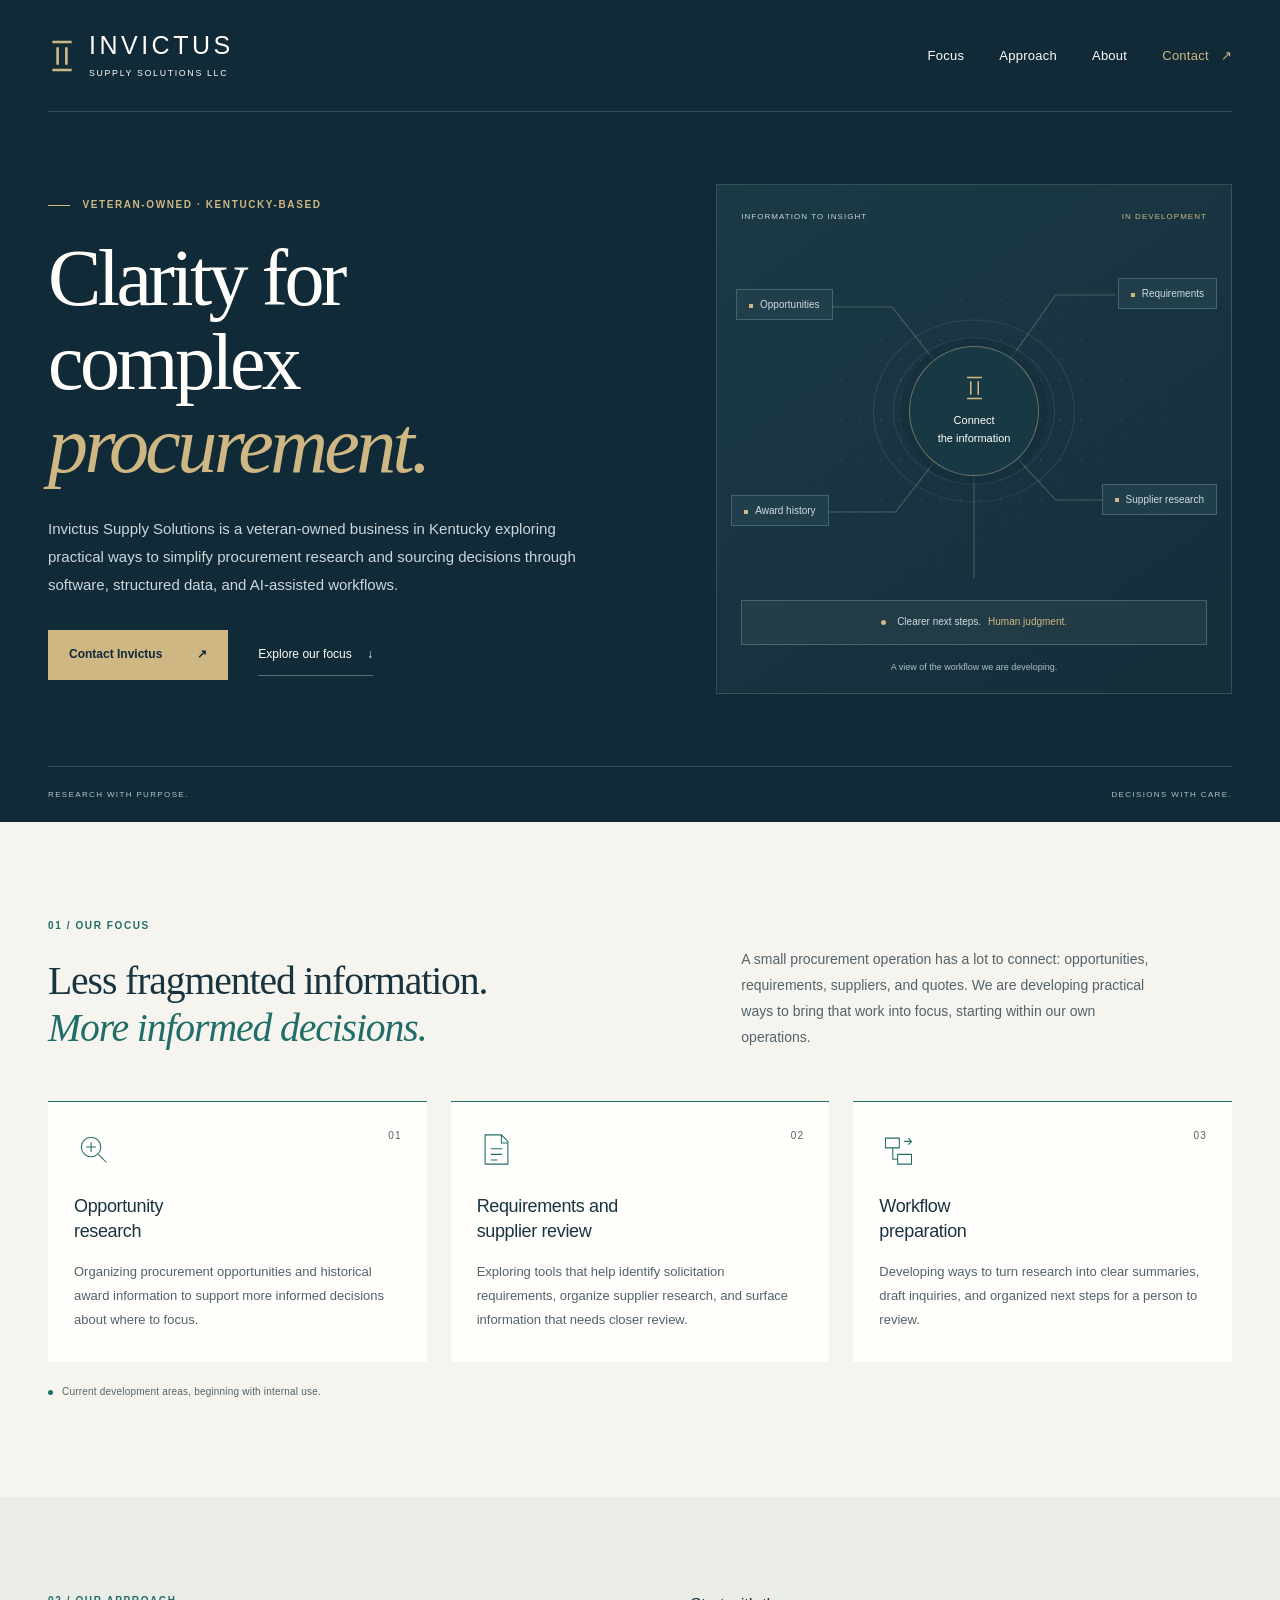
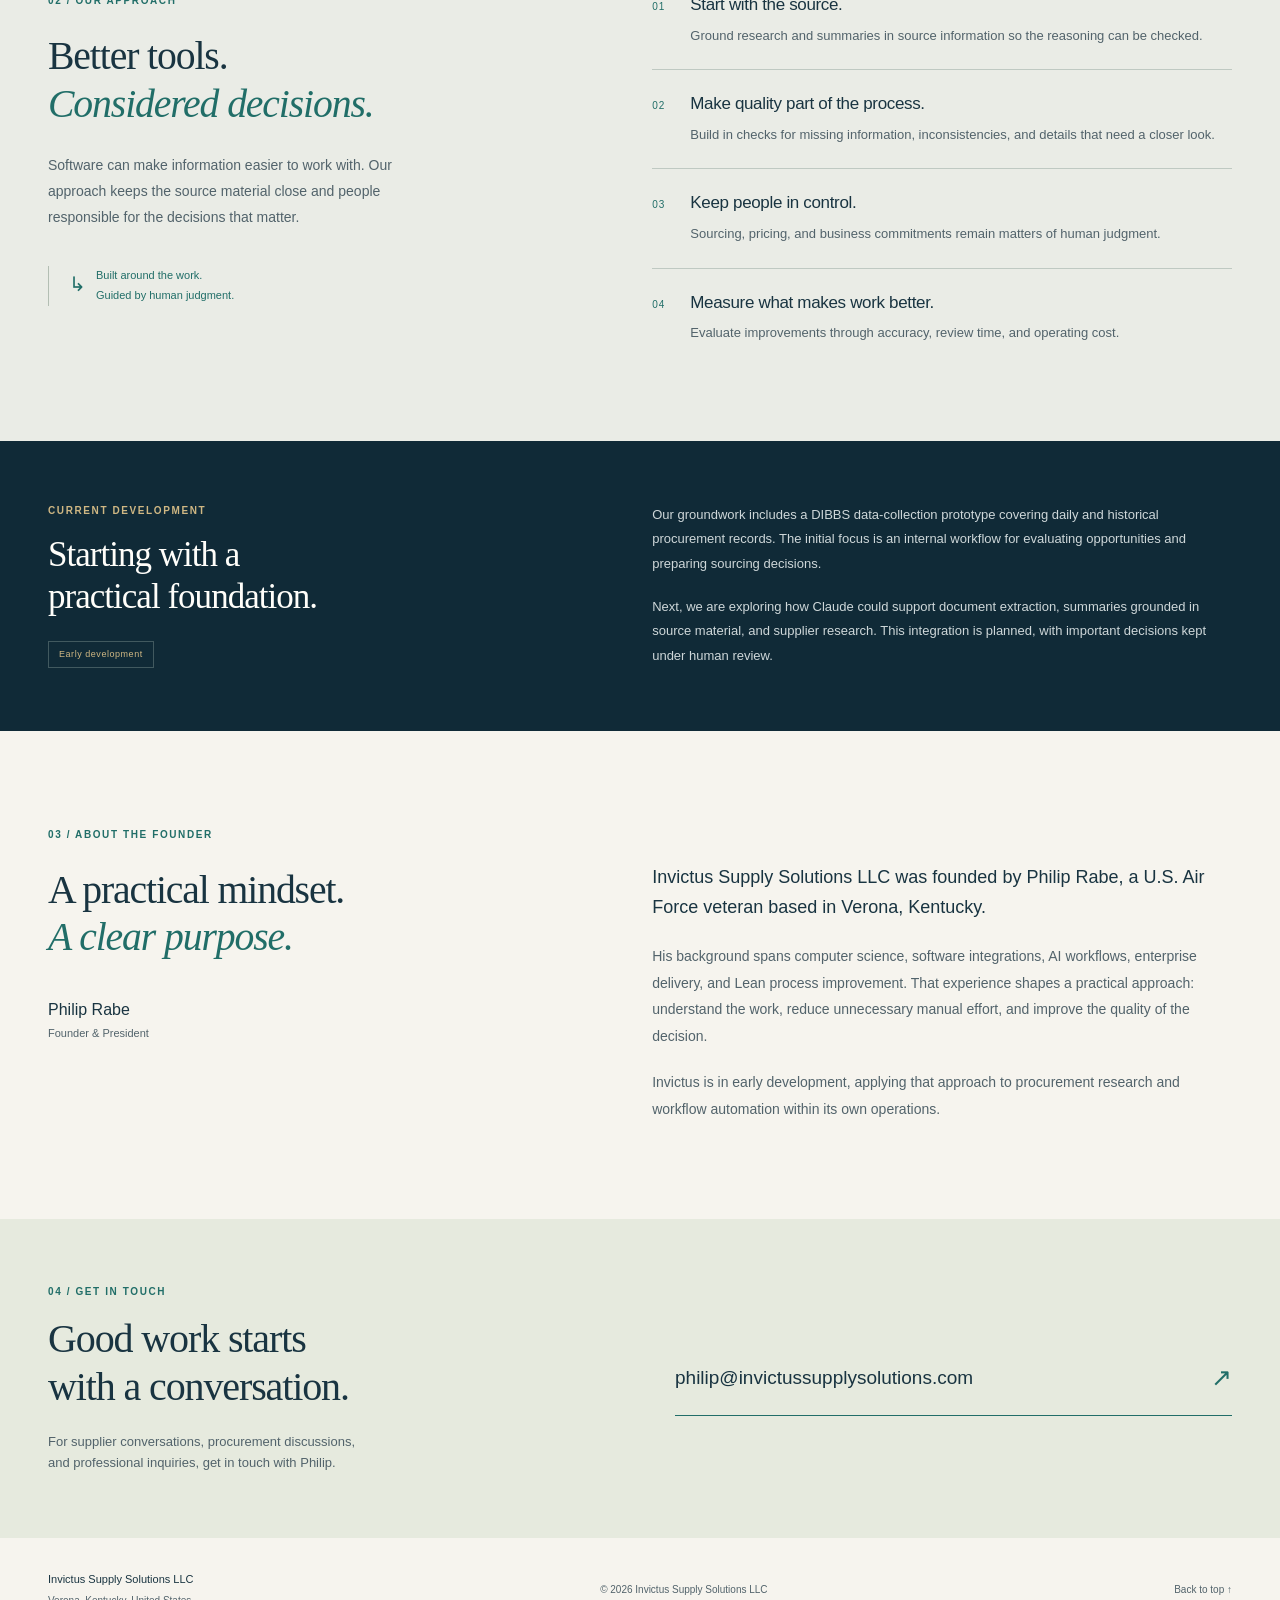
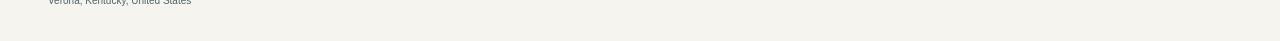
<file: index.html>
<!doctype html>
<html lang="en">
<head>
  <meta charset="utf-8">
  <meta name="viewport" content="width=device-width, initial-scale=1">
  <meta name="theme-color" content="#102a37">
  <title>Invictus Supply Solutions LLC | Clarity for complex procurement</title>
  <meta name="description" content="A veteran-owned business in Verona, Kentucky exploring procurement research, structured data, and AI-assisted workflows with human judgment at the center.">
  <link rel="canonical" href="https://invictussupplysolutions.com/">
  <meta property="og:type" content="website">
  <meta property="og:locale" content="en_US">
  <meta property="og:site_name" content="Invictus Supply Solutions LLC">
  <meta property="og:title" content="Clarity for complex procurement.">
  <meta property="og:description" content="Veteran-owned. Kentucky-based. Exploring practical ways to simplify procurement research and sourcing decisions.">
  <meta property="og:url" content="https://invictussupplysolutions.com/">
  <meta property="og:image" content="https://invictussupplysolutions.com/assets/social-card.png">
  <meta property="og:image:width" content="1200">
  <meta property="og:image:height" content="630">
  <meta property="og:image:alt" content="Invictus Supply Solutions LLC. Clarity for complex procurement. Veteran-owned. Kentucky-based.">
  <meta name="twitter:card" content="summary_large_image">
  <meta name="twitter:title" content="Clarity for complex procurement.">
  <meta name="twitter:description" content="Invictus Supply Solutions LLC is exploring practical procurement research and AI-assisted workflows.">
  <meta name="twitter:image" content="https://invictussupplysolutions.com/assets/social-card.png">
  <link rel="icon" href="assets/favicon.svg" type="image/svg+xml">
  <link rel="stylesheet" href="styles.css">
</head>
<body>
  <a class="skip-link" href="#main">Skip to content</a>
  <header class="site-header">
    <div class="container header-inner">
      <a class="wordmark" href="#main" aria-label="Invictus Supply Solutions LLC home">
        <svg class="brand-mark" viewBox="0 0 32 40" aria-hidden="true"><path d="M5 4h22M5 36h22M11 10v20M21 10v20" fill="none" stroke="currentColor" stroke-width="3"/></svg>
        <span><strong>INVICTUS</strong><small>SUPPLY SOLUTIONS LLC</small></span>
      </a>
      <nav aria-label="Main navigation">
        <a href="#focus">Focus</a>
        <a href="#approach">Approach</a>
        <a href="#about">About</a>
        <a href="#contact">Contact <span aria-hidden="true">↗</span></a>
      </nav>
    </div>
  </header>
  <main id="main">
    <section class="hero" aria-labelledby="hero-title">
      <div class="container hero-grid">
        <div class="hero-copy">
          <p class="eyebrow light"><span class="small-rule"></span> VETERAN-OWNED · KENTUCKY-BASED</p>
          <h1 id="hero-title">Clarity for<br>complex<br><em>procurement.</em></h1>
          <p class="hero-description">Invictus Supply Solutions is a veteran-owned business in Kentucky exploring practical ways to simplify procurement research and sourcing decisions through software, structured data, and AI-assisted workflows.</p>
          <div class="hero-actions">
            <a class="button button-brass" href="mailto:philip@invictussupplysolutions.com">Contact Invictus <span aria-hidden="true">↗</span></a>
            <a class="text-link" href="#focus">Explore our focus <span aria-hidden="true">↓</span></a>
          </div>
        </div>
        <figure class="workflow-figure">
          <div class="figure-top"><span>INFORMATION TO INSIGHT</span><span>IN DEVELOPMENT</span></div>
          <div class="research-map" role="img" aria-label="Intended workflow: connect opportunities, requirements, award history, and supplier research to prepare clearer next steps for human review.">
            <div class="map-grid"></div>
            <svg class="map-lines" viewBox="0 0 440 370" preserveAspectRatio="none"><path d="M68 77H146L220 181M348 65H294L220 181M76 282H149L220 181M364 270H294L220 181M220 181V348"/><circle cx="220" cy="181" r="73"/><circle cx="220" cy="181" r="91"/></svg>
            <span class="source source-one">Opportunities</span>
            <span class="source source-two">Requirements</span>
            <span class="source source-three">Award history</span>
            <span class="source source-four">Supplier research</span>
            <div class="map-center"><svg viewBox="0 0 28 34"><path d="M4 3h20M4 31h20M9 8v18M19 8v18"/></svg><span>Connect<br>the information</span></div>
          </div>
          <div class="review-step"><span class="step-dot" aria-hidden="true"></span><span>Clearer next steps.</span><strong>Human judgment.</strong></div>
          <figcaption>A view of the workflow we are developing.</figcaption>
        </figure>
      </div>
      <div class="container hero-foot"><span>RESEARCH WITH PURPOSE.</span><span>DECISIONS WITH CARE.</span></div>
    </section>

    <section class="focus-section section-space" id="focus" aria-labelledby="focus-title">
      <div class="container">
        <div class="section-heading">
          <div><p class="eyebrow">01 / OUR FOCUS</p><h2 id="focus-title">Less fragmented information.<br><em>More informed decisions.</em></h2></div>
          <p>A small procurement operation has a lot to connect: opportunities, requirements, suppliers, and quotes. We are developing practical ways to bring that work into focus, starting within our own operations.</p>
        </div>
        <div class="focus-grid">
          <article class="focus-card"><span class="card-number">01</span><svg class="card-icon" viewBox="0 0 48 48" aria-hidden="true"><circle cx="21" cy="21" r="12"/><path d="m30 30 10 10M15 21h12M21 15v12"/></svg><h3>Opportunity<br> research</h3><p>Organizing procurement opportunities and historical award information to support more informed decisions about where to focus.</p></article>
          <article class="focus-card"><span class="card-number">02</span><svg class="card-icon" viewBox="0 0 48 48" aria-hidden="true"><path d="M10 6h20l8 8v28H10ZM30 6v10h8M17 23h14M17 30h14M17 37h8"/></svg><h3>Requirements and<br> supplier review</h3><p>Exploring tools that help identify solicitation requirements, organize supplier research, and surface information that needs closer review.</p></article>
          <article class="focus-card"><span class="card-number">03</span><svg class="card-icon" viewBox="0 0 48 48" aria-hidden="true"><path d="M8 10h17v12H8ZM23 30h17v12H23ZM17 22v14h6M31 14h9m-4-4 4 4-4 4"/></svg><h3>Workflow<br> preparation</h3><p>Developing ways to turn research into clear summaries, draft inquiries, and organized next steps for a person to review.</p></article>
        </div>
        <p class="development-note"><span aria-hidden="true"></span>Current development areas, beginning with internal use.</p>
      </div>
    </section>

    <section class="approach-section section-space" id="approach" aria-labelledby="approach-title">
      <div class="container approach-grid">
        <div class="approach-intro"><p class="eyebrow">02 / OUR APPROACH</p><h2 id="approach-title">Better tools.<br><em>Considered decisions.</em></h2><p>Software can make information easier to work with. Our approach keeps the source material close and people responsible for the decisions that matter.</p><div class="approach-caption"><span aria-hidden="true">↳</span> Built around the work.<br> Guided by human judgment.</div></div>
        <ol class="principles">
          <li><span>01</span><div><h3>Start with the source.</h3><p>Ground research and summaries in source information so the reasoning can be checked.</p></div></li>
          <li><span>02</span><div><h3>Make quality part of the process.</h3><p>Build in checks for missing information, inconsistencies, and details that need a closer look.</p></div></li>
          <li><span>03</span><div><h3>Keep people in control.</h3><p>Sourcing, pricing, and business commitments remain matters of human judgment.</p></div></li>
          <li><span>04</span><div><h3>Measure what makes work better.</h3><p>Evaluate improvements through accuracy, review time, and operating cost.</p></div></li>
        </ol>
      </div>
    </section>

    <section class="development-section" aria-labelledby="development-title">
      <div class="container development-inner"><div><p class="eyebrow light">CURRENT DEVELOPMENT</p><h2 id="development-title">Starting with a<br>practical foundation.</h2><span class="stage-label">Early development</span></div><div class="development-copy"><p>Our groundwork includes a DIBBS data-collection prototype covering daily and historical procurement records. The initial focus is an internal workflow for evaluating opportunities and preparing sourcing decisions.</p><p>Next, we are exploring how Claude could support document extraction, summaries grounded in source material, and supplier research. This integration is planned, with important decisions kept under human review.</p></div></div>
    </section>

    <section class="about-section section-space" id="about" aria-labelledby="about-title">
      <div class="container about-grid"><div><p class="eyebrow">03 / ABOUT THE FOUNDER</p><h2 id="about-title">A practical mindset.<br><em>A clear purpose.</em></h2><div class="founder-signature"><strong>Philip Rabe</strong><span>Founder &amp; President</span></div></div><div class="about-copy"><p class="intro-text">Invictus Supply Solutions LLC was founded by Philip Rabe, a U.S. Air Force veteran based in Verona, Kentucky.</p><p>His background spans computer science, software integrations, AI workflows, enterprise delivery, and Lean process improvement. That experience shapes a practical approach: understand the work, reduce unnecessary manual effort, and improve the quality of the decision.</p><p>Invictus is in early development, applying that approach to procurement research and workflow automation within its own operations.</p></div></div>
    </section>

    <section class="contact-section" id="contact" aria-labelledby="contact-title"><div class="container contact-inner"><div><p class="eyebrow">04 / GET IN TOUCH</p><h2 id="contact-title">Good work starts<br>with a conversation.</h2><p>For supplier conversations, procurement discussions,<br class="desktop-break"> and professional inquiries, get in touch with Philip.</p></div><a class="contact-email" href="mailto:philip@invictussupplysolutions.com"><span>philip@invictussupplysolutions.com</span><span aria-hidden="true">↗</span></a></div></section>
  </main>
  <footer class="site-footer"><div class="container footer-inner"><div><strong>Invictus Supply Solutions LLC</strong><span>Verona, Kentucky, United States</span></div><p>© 2026 Invictus Supply Solutions LLC</p><a href="#main">Back to top <span aria-hidden="true">↑</span></a></div></footer>
</body>
</html>
</file>
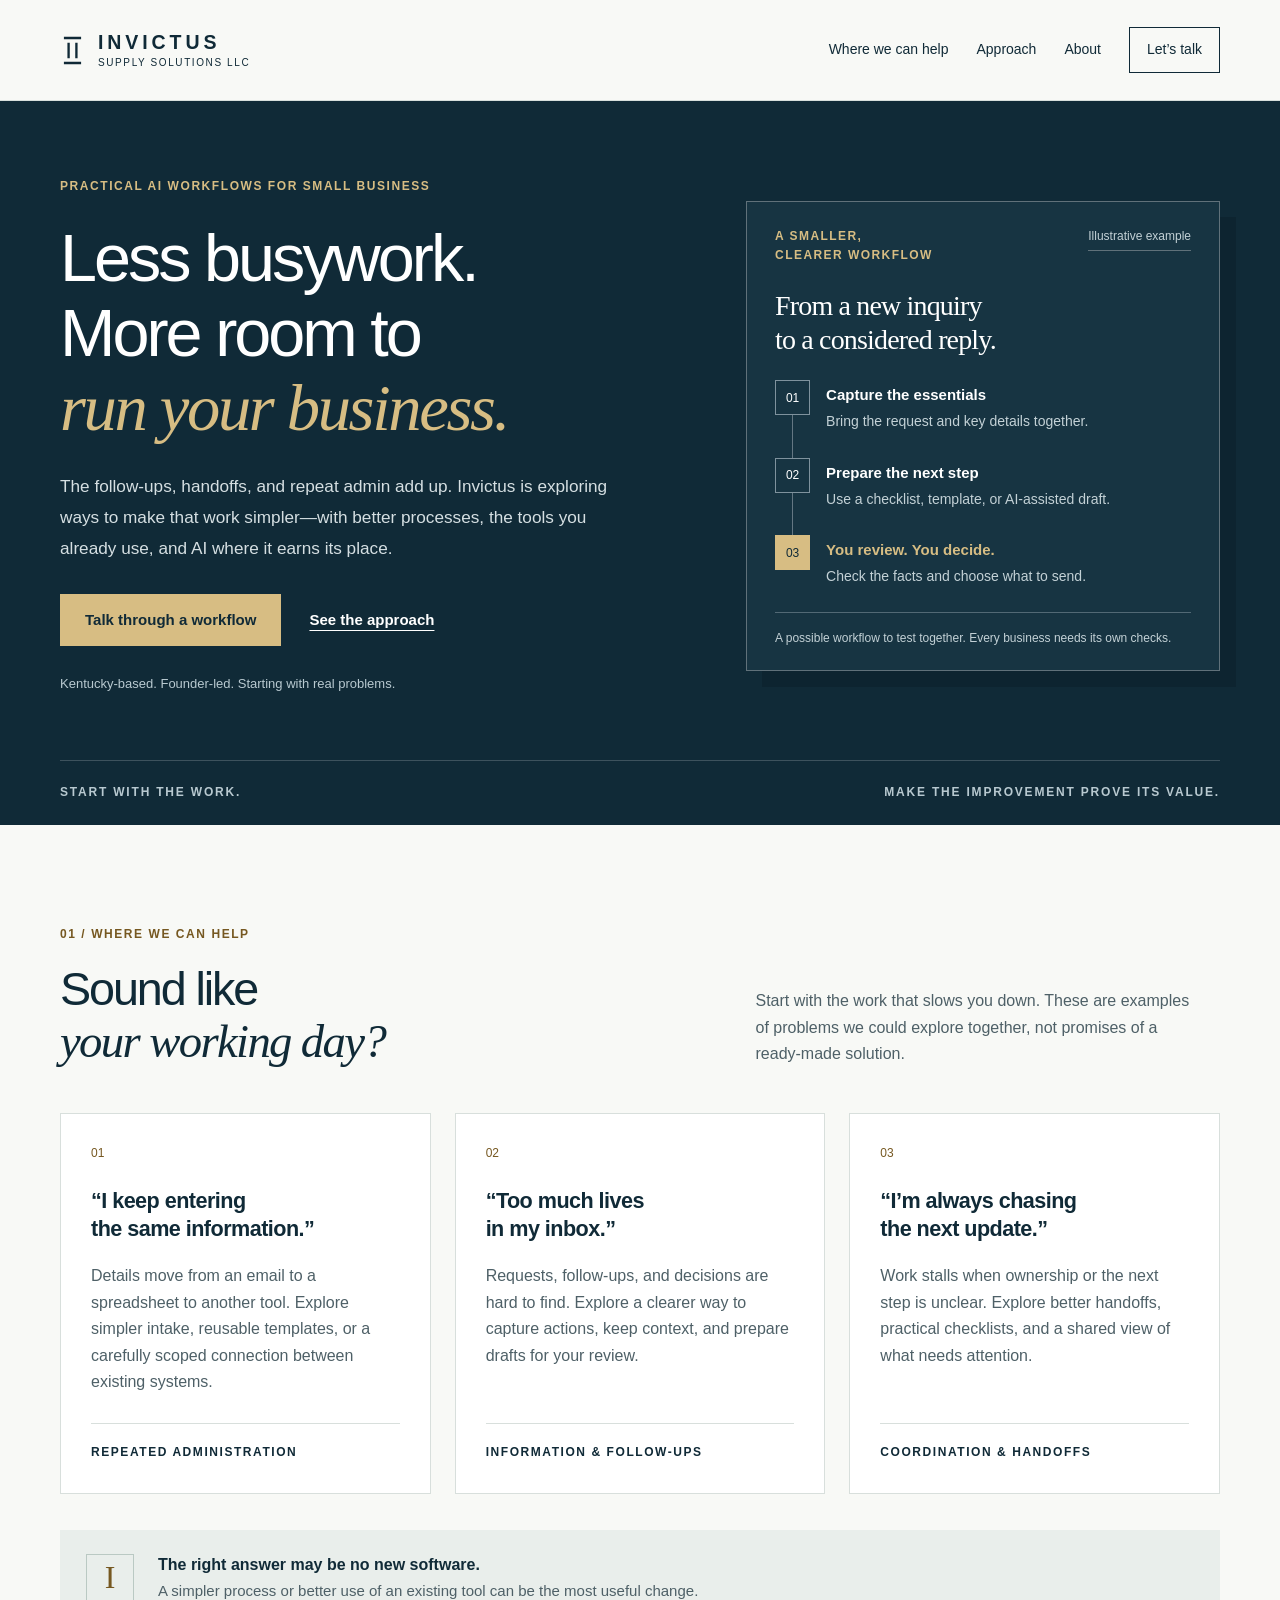
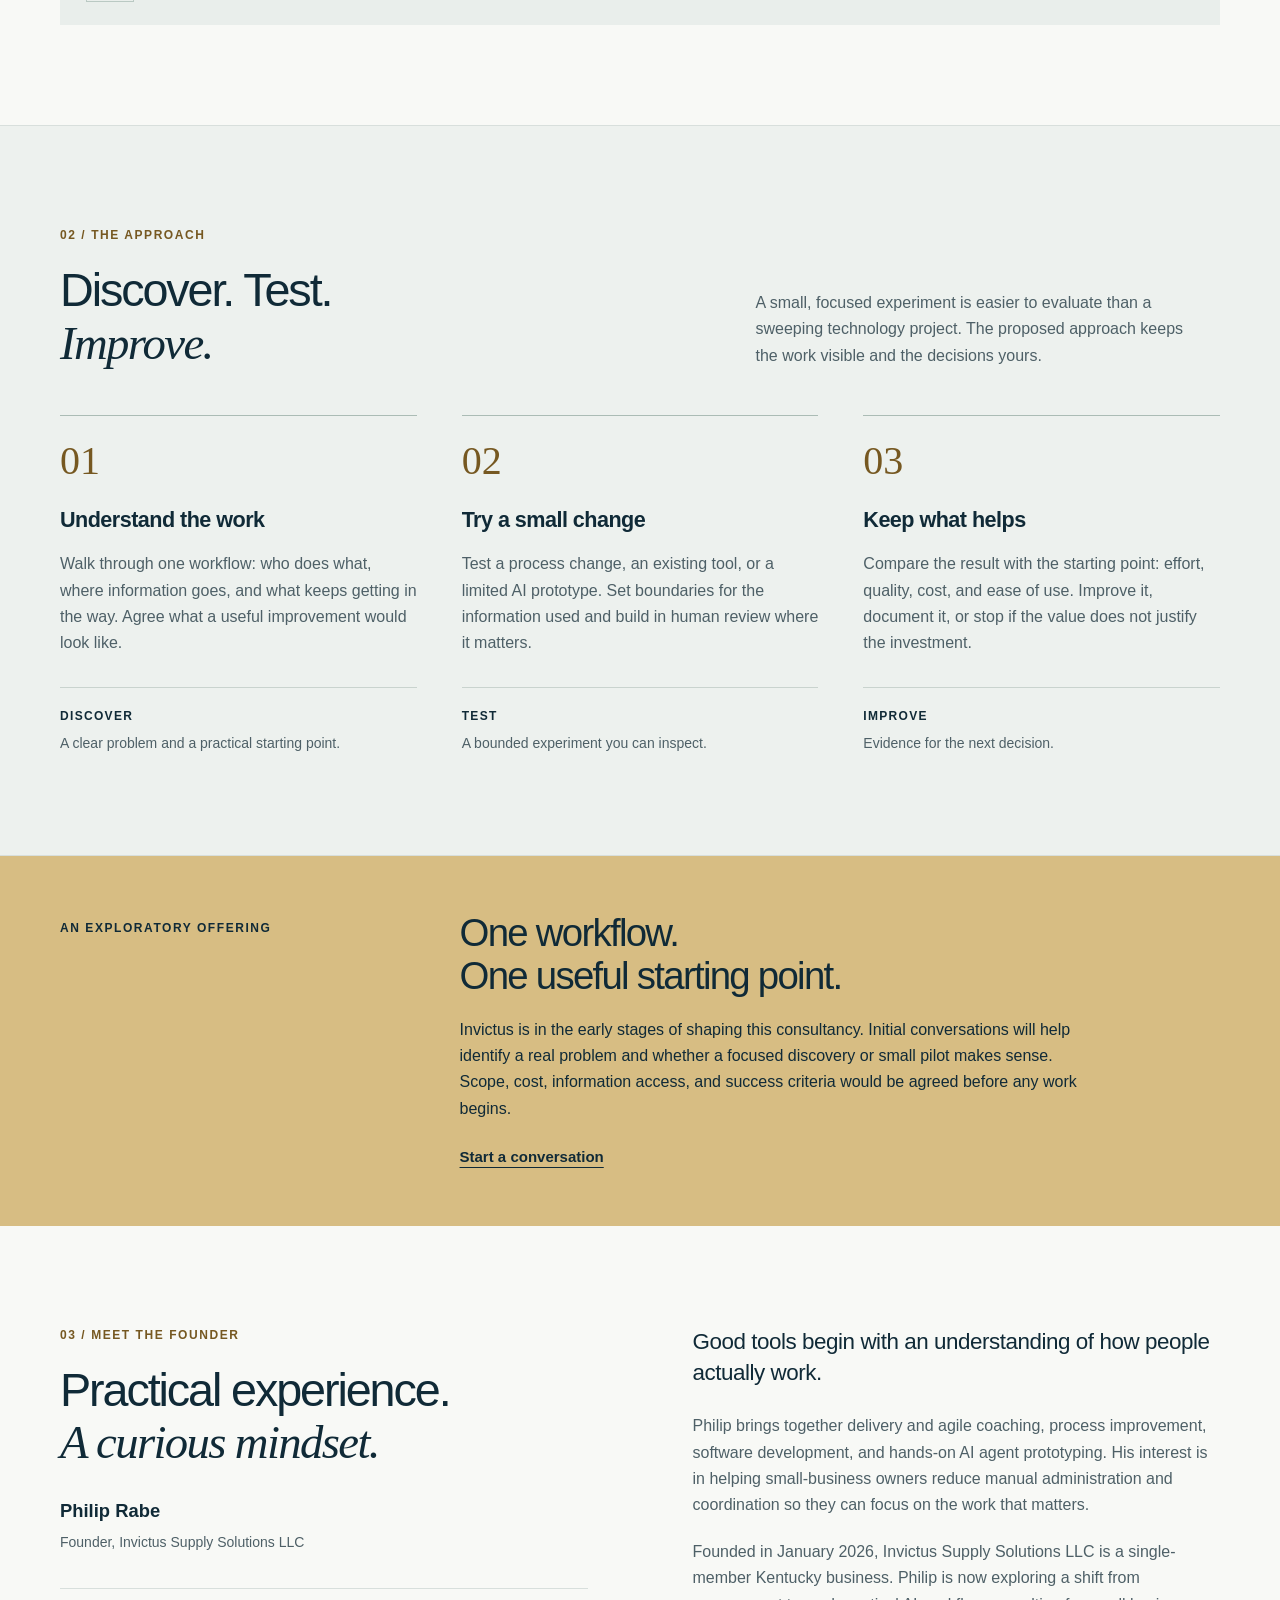
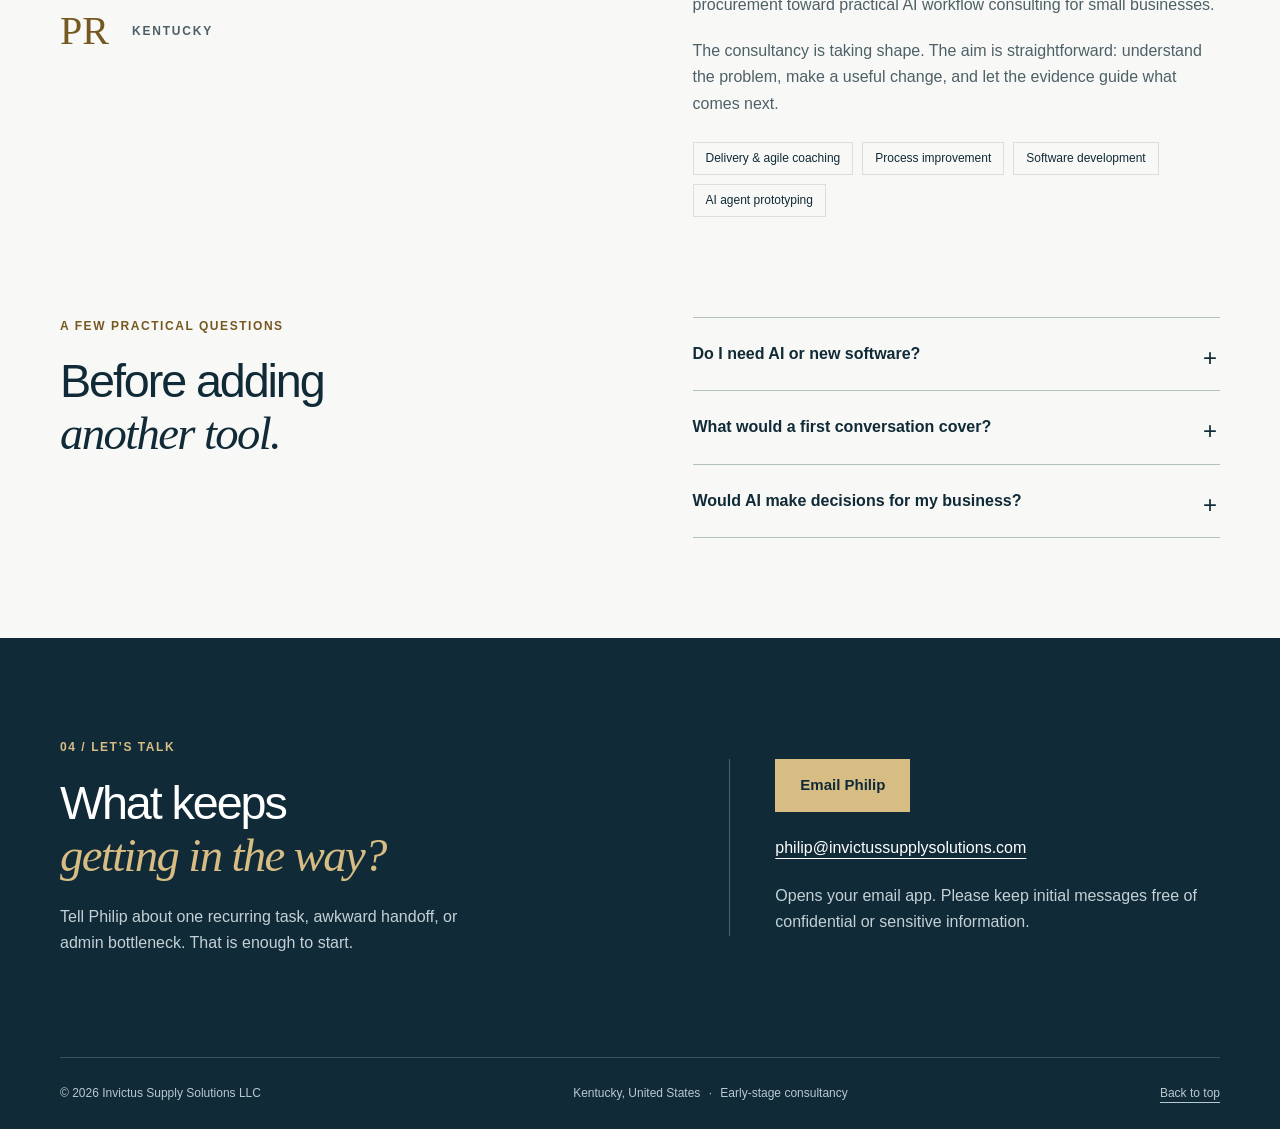
<file: innovation/index.html>
<!doctype html>
<html lang="en">
<head>
  <meta charset="utf-8">
  <meta name="viewport" content="width=device-width, initial-scale=1">
  <meta name="color-scheme" content="light">
  <title>Invictus Supply Solutions LLC | Practical AI workflow consulting</title>
  <meta name="description" content="Invictus is exploring practical AI workflow consulting for small businesses. Start with the work, test a small improvement, and invest only when it proves useful.">
  <meta name="theme-color" content="#102a37">
  <link rel="canonical" href="https://innovation.invictussupplysolutions.com/">
  <meta property="og:type" content="website">
  <meta property="og:site_name" content="Invictus Supply Solutions LLC">
  <meta property="og:title" content="Less busywork. More room to run your business.">
  <meta property="og:description" content="Exploring practical AI workflow consulting for small businesses. Better processes, useful tools, and improvements that earn their place.">
  <meta property="og:url" content="https://innovation.invictussupplysolutions.com/">
  <meta name="twitter:card" content="summary">
  <link rel="icon" href="assets/favicon.svg" type="image/svg+xml">
  <link rel="stylesheet" href="styles.css">
</head>
<body>
  <a class="skip-link" href="#main">Skip to content</a>
  <header class="site-header">
    <div class="container header-inner">
      <a class="wordmark" href="#main" aria-label="Invictus Supply Solutions LLC home">
        <svg viewBox="0 0 32 40" aria-hidden="true"><path d="M5 4h22M5 36h22M11 10v20M21 10v20"/></svg>
        <span><strong>INVICTUS</strong><small>SUPPLY SOLUTIONS LLC</small></span>
      </a>
      <nav aria-label="Main navigation">
        <a href="#focus">Where we can help</a>
        <a href="#approach">Approach</a>
        <a href="#about">About</a>
        <a class="nav-contact" href="#contact">Let’s talk</a>
      </nav>
    </div>
  </header>
  <main id="main" tabindex="-1">
    <section class="hero" aria-labelledby="hero-title">
      <div class="container hero-grid">
        <div class="hero-copy">
          <p class="eyebrow">PRACTICAL AI WORKFLOWS FOR SMALL BUSINESS</p>
          <h1 id="hero-title">Less busywork.<br> More room to<br> <em>run your business.</em></h1>
          <p class="hero-description">The follow-ups, handoffs, and repeat admin add up. Invictus is exploring ways to make that work simpler—with better processes, the tools you already use, and AI where it earns its place.</p>
          <div class="hero-actions">
            <a class="button" href="mailto:philip@invictussupplysolutions.com">Talk through a workflow</a>
            <a class="text-link" href="#approach">See the approach</a>
          </div>
          <p class="hero-note">Kentucky-based. Founder-led. Starting with real problems.</p>
        </div>
        <figure class="workflow">
          <div class="workflow-heading"><span class="eyebrow">A SMALLER, CLEARER WORKFLOW</span><span class="example-label">Illustrative example</span></div>
          <h2>From a new inquiry<br> to a considered reply.</h2>
          <ol class="workflow-steps">
            <li><span class="step-icon" aria-hidden="true">01</span><div><strong>Capture the essentials</strong><p>Bring the request and key details together.</p></div></li>
            <li><span class="step-icon" aria-hidden="true">02</span><div><strong>Prepare the next step</strong><p>Use a checklist, template, or AI-assisted draft.</p></div></li>
            <li class="review-step"><span class="step-icon" aria-hidden="true">03</span><div><strong>You review. You decide.</strong><p>Check the facts and choose what to send.</p></div></li>
          </ol>
          <figcaption>A possible workflow to test together. Every business needs its own checks.</figcaption>
        </figure>
      </div>
      <div class="container hero-bottom"><span>START WITH THE WORK.</span><span>MAKE THE IMPROVEMENT PROVE ITS VALUE.</span></div>
    </section>

    <section class="section-space" id="focus" aria-labelledby="focus-title">
      <div class="container">
        <div class="section-heading"><div><p class="eyebrow">01 / WHERE WE CAN HELP</p><h2 id="focus-title">Sound like<br> <em>your working day?</em></h2></div><p>Start with the work that slows you down. These are examples of problems we could explore together, not promises of a ready-made solution.</p></div>
        <div class="problem-grid">
          <article class="problem-card"><span class="card-number">01</span><h3>“I keep entering<br> the same information.”</h3><p>Details move from an email to a spreadsheet to another tool. Explore simpler intake, reusable templates, or a carefully scoped connection between existing systems.</p><div class="card-foot">REPEATED ADMINISTRATION</div></article>
          <article class="problem-card"><span class="card-number">02</span><h3>“Too much lives<br> in my inbox.”</h3><p>Requests, follow-ups, and decisions are hard to find. Explore a clearer way to capture actions, keep context, and prepare drafts for your review.</p><div class="card-foot">INFORMATION & FOLLOW-UPS</div></article>
          <article class="problem-card"><span class="card-number">03</span><h3>“I’m always chasing<br> the next update.”</h3><p>Work stalls when ownership or the next step is unclear. Explore better handoffs, practical checklists, and a shared view of what needs attention.</p><div class="card-foot">COORDINATION & HANDOFFS</div></article>
        </div>
        <div class="principle-strip"><span class="strip-mark" aria-hidden="true">I</span><p><strong>The right answer may be no new software.</strong> A simpler process or better use of an existing tool can be the most useful change.</p></div>
      </div>
    </section>

    <section class="approach section-space" id="approach" aria-labelledby="approach-title">
      <div class="container">
        <div class="section-heading"><div><p class="eyebrow">02 / THE APPROACH</p><h2 id="approach-title">Discover. Test.<br> <em>Improve.</em></h2></div><p>A small, focused experiment is easier to evaluate than a sweeping technology project. The proposed approach keeps the work visible and the decisions yours.</p></div>
        <ol class="approach-grid">
          <li><span class="approach-number">01</span><h3>Understand the work</h3><p>Walk through one workflow: who does what, where information goes, and what keeps getting in the way. Agree what a useful improvement would look like.</p><p class="deliverable"><strong>Discover</strong><span>A clear problem and a practical starting point.</span></p></li>
          <li><span class="approach-number">02</span><h3>Try a small change</h3><p>Test a process change, an existing tool, or a limited AI prototype. Set boundaries for the information used and build in human review where it matters.</p><p class="deliverable"><strong>Test</strong><span>A bounded experiment you can inspect.</span></p></li>
          <li><span class="approach-number">03</span><h3>Keep what helps</h3><p>Compare the result with the starting point: effort, quality, cost, and ease of use. Improve it, document it, or stop if the value does not justify the investment.</p><p class="deliverable"><strong>Improve</strong><span>Evidence for the next decision.</span></p></li>
        </ol>
      </div>
    </section>

    <section class="offering" aria-labelledby="offering-title">
      <div class="container offering-inner"><p class="eyebrow">AN EXPLORATORY OFFERING</p><div><h2 id="offering-title">One workflow.<br> One useful starting point.</h2><p>Invictus is in the early stages of shaping this consultancy. Initial conversations will help identify a real problem and whether a focused discovery or small pilot makes sense. Scope, cost, information access, and success criteria would be agreed before any work begins.</p><a class="text-link" href="#contact">Start a conversation</a></div></div>
    </section>

    <section class="section-space" id="about" aria-labelledby="about-title">
      <div class="container about-grid">
        <div><p class="eyebrow">03 / MEET THE FOUNDER</p><h2 id="about-title">Practical experience.<br> <em>A curious mindset.</em></h2><p class="founder-name">Philip Rabe <span>Founder, Invictus Supply Solutions LLC</span></p><div class="founder-monogram" aria-hidden="true">PR<span>KENTUCKY</span></div></div>
        <div class="about-copy"><p class="lead">Good tools begin with an understanding of how people actually work.</p><p>Philip brings together delivery and agile coaching, process improvement, software development, and hands-on AI agent prototyping. His interest is in helping small-business owners reduce manual administration and coordination so they can focus on the work that matters.</p><p>Founded in January 2026, Invictus Supply Solutions LLC is a single-member Kentucky business. Philip is now exploring a shift from procurement toward practical AI workflow consulting for small businesses.</p><p>The consultancy is taking shape. The aim is straightforward: understand the problem, make a useful change, and let the evidence guide what comes next.</p><div class="background-tags" aria-label="Areas of experience"><span>Delivery & agile coaching</span><span>Process improvement</span><span>Software development</span><span>AI agent prototyping</span></div></div>
      </div>
    </section>

    <section class="questions section-space" aria-labelledby="questions-title">
      <div class="container questions-grid"><div><p class="eyebrow">A FEW PRACTICAL QUESTIONS</p><h2 id="questions-title">Before adding<br> <em>another tool.</em></h2></div><div class="question-list">
        <details><summary>Do I need AI or new software?</summary><p>No. The starting point is the problem. A process change, a checklist, or better use of a tool you already have may be enough. AI is an option to evaluate when it could help.</p></details>
        <details><summary>What would a first conversation cover?</summary><p>One task that takes too much effort: how it works today, where it gets stuck, and what a better outcome would mean. You can describe it without sharing customer records or confidential documents.</p></details>
        <details><summary>Would AI make decisions for my business?</summary><p>The proposed approach keeps you responsible for business decisions. Any pilot would define what a tool can do, what needs a person’s review, and how its output will be checked.</p></details>
      </div></div>
    </section>

    <section class="contact section-space" id="contact" aria-labelledby="contact-title">
      <div class="container contact-grid"><div><p class="eyebrow">04 / LET’S TALK</p><h2 id="contact-title">What keeps<br> <em>getting in the way?</em></h2><p>Tell Philip about one recurring task, awkward handoff, or admin bottleneck. That is enough to start.</p></div><div class="contact-action"><a class="button" href="mailto:philip@invictussupplysolutions.com">Email Philip</a><a class="email-link" href="mailto:philip@invictussupplysolutions.com">philip@invictussupplysolutions.com</a><p>Opens your email app. Please keep initial messages free of confidential or sensitive information.</p></div></div>
    </section>
  </main>
  <footer><div class="container footer-inner"><p>© 2026 Invictus Supply Solutions LLC</p><p>Kentucky, United States <span aria-hidden="true">·</span> Early-stage consultancy</p><a href="#main">Back to top</a></div></footer>
</body>
</html>
</file>
<file: styles.css>
:root {
  --navy:#102a37;
  --navy-light:#193846;
  --paper:#f6f4ee;
  --white:#fffefa;
  --ink:#193441;
  --muted:#52636b;
  --brass:#cfb783;
  --teal:#216e68;
  --line:#d8ddd6;
  --serif:Georgia,'Times New Roman',serif;
  --sans:Arial,Helvetica,sans-serif
}
* {
  box-sizing:border-box
}
html {
  scroll-behavior:smooth;
  scroll-padding-top:24px
}
body {
  margin:0;
  background:var(--paper);
  color:var(--ink);
  font-family:var(--sans);
  font-size:16px;
  line-height:1.65;
  -webkit-font-smoothing:antialiased
}
a {
  color:inherit;
  text-decoration:none
}
a:focus-visible {
  outline:3px solid var(--teal);
  outline-offset:6px;
  border-radius:2px
}
.hero a:focus-visible,.site-header a:focus-visible {
  outline-color:var(--brass)
}
a:hover {
  text-decoration:underline;
  text-underline-offset:5px
}
svg {
  display:block
}
figure,p,h1,h2,h3 {
  margin:0
}
.container {
  width:min(1200px,calc(100% - 96px));
  margin-inline:auto
}
.skip-link {
  position:absolute;
  left:20px;
  top:-100px;
  z-index:10;
  padding:12px 20px;
  background:var(--white);
  color:var(--navy)
}
.skip-link:focus {
  top:15px
}
.site-header {
  background:var(--navy);
  color:var(--white)
}
.header-inner {
  display:flex;
  align-items:center;
  justify-content:space-between;
  min-height:112px;
  border-bottom:1px solid #ffffff26;
  gap:32px
}
.wordmark {
  display:flex;
  align-items:center;
  gap:13px;
  flex-shrink:0
}
.wordmark:hover {
  text-decoration:none
}
.brand-mark {
  width:28px;
  height:38px;
  color:var(--brass)
}
.wordmark strong {
  display:block;
  font-size:25px;
  letter-spacing:.14em;
  line-height:1.15;
  font-weight:500
}
.wordmark small {
  display:block;
  font-size:8.8px;
  letter-spacing:.19em;
  margin-top:6px
}
nav {
  display:flex;
  gap:35px;
  font-size:13px;
  letter-spacing:.02em
}
nav a {
  padding:10px 0
}
nav a:last-child {
  color:var(--brass)
}
nav span {
  margin-left:8px
}
.hero {
  background:var(--navy);
  color:var(--white)
}
.hero-grid {
  display:grid;
  grid-template-columns:1.15fr 1fr;
  gap:75px;
  padding-top:72px;
  padding-bottom:72px;
  align-items:center
}
.eyebrow {
  font-size:10px;
  line-height:1.5;
  font-weight:700;
  letter-spacing:.16em;
  color:var(--teal);
  margin-bottom:25px
}
.eyebrow.light {
  color:var(--brass)
}
.small-rule {
  display:inline-block;
  height:1px;
  width:22px;
  background:var(--brass);
  vertical-align:middle;
  margin-right:8px
}
h1 {
  font-family:var(--serif);
  font-size:clamp(62px,6.25vw,86px);
  line-height:1.04;
  letter-spacing:-.045em;
  font-weight:400
}
h1 em {
  color:var(--brass);
  font-weight:400
}
.hero-description {
  max-width:540px;
  color:#ced7d9;
  font-size:15px;
  line-height:1.85;
  margin-top:28px
}
.hero-actions {
  display:flex;
  gap:30px;
  align-items:center;
  margin-top:32px;
  font-size:12px;
  flex-wrap:wrap
}
.button {
  display:inline-flex;
  align-items:center;
  justify-content:space-between;
  gap:35px;
  padding:15px 21px;
  font-weight:700;
  transition:background .2s,transform .2s
}
.button-brass {
  background:var(--brass);
  color:var(--navy)
}
.button:hover {
  background:#e0cca5;
  text-decoration:none;
  transform:translateY(-2px)
}
.text-link {
  padding:10px 0;
  border-bottom:1px solid #ffffff50
}
.text-link span {
  margin-left:12px
}
.workflow-figure {
  padding:25px 24px 18px;
  border:1px solid #77908c50;
  background:linear-gradient(145deg,#1b3a46,#142e3a);
  position:relative
}
.figure-top {
  display:flex;
  justify-content:space-between;
  gap:12px;
  font-size:8px;
  letter-spacing:.13em;
  color:#c9d5d6
}
.figure-top span:last-child {
  color:var(--brass);
  white-space:nowrap
}
.research-map {
  height:370px;
  position:relative;
  margin:7px -10px 0
}
.map-grid {
  position:absolute;
  inset:0;
  background-image:radial-gradient(#a0b9b52c 1px,transparent 1px);
  background-size:20px 20px;
  mask-image:radial-gradient(ellipse,black,transparent 75%)
}
.map-lines {
  position:absolute;
  width:100%;
  height:100%;
  fill:none;
  stroke:#aabdb44f;
  stroke-width:1
}
.map-lines circle {
  stroke:#aabdb422
}
.source {
  position:absolute;
  font-size:10px;
  color:#d0dbdc;
  background:#203f4b;
  border:1px solid #9db9b84d;
  padding:8px 12px;
  white-space:nowrap;
  line-height:1.3
}
.source:before {
  content:'';
  display:inline-block;
  width:4px;
  height:4px;
  background:var(--brass);
  margin-right:7px;
  vertical-align:middle
}
.source-one {
  top:16%;
  left:1%
}
.source-two {
  top:13%;
  right:0
}
.source-three {
  bottom:20%;
  left:0
}
.source-four {
  bottom:23%;
  right:0
}
.map-center {
  position:absolute;
  left:50%;
  top:49%;
  transform:translate(-50%,-50%);
  width:130px;
  height:130px;
  border-radius:50%;
  border:1px solid #cfb78377;
  background:#183844;
  display:flex;
  flex-direction:column;
  align-items:center;
  justify-content:center;
  gap:11px;
  box-shadow:0 0 0 8px #142e3a88
}
.map-center svg {
  width:21px;
  height:26px;
  fill:none;
  stroke:var(--brass);
  stroke-width:2
}
.map-center span {
  font-size:11px;
  text-align:center;
  line-height:1.6;
  color:var(--white)
}
.review-step {
  display:flex;
  flex-wrap:wrap;
  align-items:center;
  justify-content:center;
  gap:5px 7px;
  background:#b5c8b612;
  border:1px solid #abc0b14d;
  padding:13px 8px;
  font-size:10px;
  color:#d0dbdc
}
.review-step strong {
  font-weight:500;
  color:var(--brass)
}
.step-dot {
  width:5px;
  height:5px;
  background:var(--brass);
  border-radius:50%;
  margin-right:4px
}
figcaption {
  text-align:center;
  font-size:9px;
  color:#aebfc3;
  margin-top:15px
}
.hero-foot {
  display:flex;
  gap:20px;
  justify-content:space-between;
  border-top:1px solid #ffffff26;
  padding-block:21px;
  color:#b3c3c8;
  font-size:8px;
  letter-spacing:.17em
}
.section-space {
  padding-block:96px
}
h2 {
  font-family:var(--serif);
  font-size:clamp(32px,3.1vw,43px);
  line-height:1.2;
  font-weight:400;
  letter-spacing:-.028em
}
h2 em {
  font-weight:400;
  color:var(--teal)
}
.section-heading {
  display:grid;
  grid-template-columns:1.25fr 1fr;
  gap:80px;
  align-items:end
}
.section-heading>p {
  font-size:14px;
  color:var(--muted);
  line-height:1.85;
  max-width:410px;
  padding-bottom:2px
}
.focus-grid {
  display:grid;
  grid-template-columns:repeat(3,1fr);
  gap:24px;
  margin-top:48px
}
.focus-card {
  position:relative;
  border-top:1px solid var(--teal);
  padding:28px 26px 30px;
  background:var(--white)
}
.card-number {
  position:absolute;
  top:26px;
  right:25px;
  font-size:10px;
  color:var(--muted);
  letter-spacing:.12em
}
.card-icon {
  width:39px;
  height:39px;
  stroke:var(--teal);
  stroke-width:1.3;
  fill:none;
  margin-bottom:25px
}
h3 {
  font-size:18px;
  line-height:1.4;
  font-weight:500;
  letter-spacing:-.02em
}
.focus-card p {
  font-size:13px;
  line-height:1.85;
  color:var(--muted);
  margin-top:16px
}
.development-note {
  display:flex;
  align-items:center;
  gap:9px;
  font-size:10px;
  letter-spacing:.02em;
  color:var(--muted);
  margin-top:22px
}
.development-note span {
  width:5px;
  height:5px;
  background:var(--teal);
  border-radius:50%;
  flex-shrink:0
}
.approach-section {
  background:#eaece6
}
.approach-grid {
  display:grid;
  grid-template-columns:1fr 1.15fr;
  gap:100px
}
.approach-intro>p:not(.eyebrow) {
  font-size:14px;
  line-height:1.85;
  color:var(--muted);
  margin-top:25px;
  max-width:360px
}
.approach-caption {
  font-size:11px;
  margin-top:35px;
  border-left:1px solid #b3beb3;
  padding-left:20px;
  color:var(--teal);
  line-height:1.8
}
.approach-caption span {
  float:left;
  margin-right:10px;
  font-size:20px
}
.principles {
  list-style:none;
  margin:0;
  padding:0
}
.principles li {
  display:flex;
  gap:25px;
  border-top:1px solid #bfc9c2;
  padding:22px 0
}
.principles li:first-child {
  padding-top:0;
  border:0
}
.principles li:last-child {
  padding-bottom:0
}
.principles li>span {
  font-size:10px;
  letter-spacing:.1em;
  color:var(--teal);
  padding-top:6px
}
.principles h3 {
  font-size:17px
}
.principles p {
  color:var(--muted);
  font-size:13px;
  line-height:1.8;
  margin-top:7px
}
.development-section {
  background:var(--navy);
  color:var(--white);
  padding-block:62px
}
.development-inner {
  display:grid;
  grid-template-columns:1fr 1.15fr;
  gap:100px;
  align-items:center
}
.development-inner .eyebrow {
  margin-bottom:16px
}
.development-inner h2 {
  font-size:35px
}
.stage-label {
  display:inline-block;
  border:1px solid #859c966b;
  color:var(--brass);
  font-size:9px;
  letter-spacing:.06em;
  padding:5px 10px;
  margin-top:23px
}
.development-copy {
  font-size:13px;
  color:#ced7d9;
  line-height:1.9
}
.development-copy p+p {
  margin-top:18px
}
.about-grid {
  display:grid;
  grid-template-columns:1fr 1.15fr;
  gap:100px
}
.founder-signature {
  display:flex;
  flex-direction:column;
  margin-top:35px;
  font-size:11px;
  color:var(--muted)
}
.founder-signature strong {
  font-size:16px;
  color:var(--ink);
  font-weight:500
}
.about-copy {
  padding-top:35px;
  color:var(--muted);
  font-size:14px;
  line-height:1.9
}
.about-copy .intro-text {
  font-size:18px;
  line-height:1.7;
  color:var(--ink)
}
.about-copy p+p {
  margin-top:20px
}
.contact-section {
  background:#e6eade;
  padding-block:65px
}
.contact-inner {
  display:grid;
  grid-template-columns:1fr 1fr;
  gap:70px;
  align-items:center
}
.contact-inner .eyebrow {
  margin-bottom:16px
}
.contact-inner h2 {
  font-size:40px
}
.contact-inner p:not(.eyebrow) {
  font-size:13px;
  color:var(--muted);
  margin-top:20px
}
.contact-email {
  display:flex;
  gap:20px;
  justify-content:space-between;
  align-items:center;
  border-bottom:1px solid var(--teal);
  padding:16px 0;
  font-size:clamp(14px,1.5vw,19px);
  color:var(--ink)
}
.contact-email span:first-child {
  overflow-wrap:anywhere
}
.contact-email span:last-child {
  font-size:25px;
  color:var(--teal)
}
.site-footer {
  background:var(--paper);
  padding-block:32px;
  font-size:10px;
  color:var(--muted)
}
.footer-inner {
  display:flex;
  align-items:center;
  justify-content:space-between;
  gap:24px
}
.footer-inner>div {
  display:flex;
  flex-direction:column;
  gap:4px
}
.footer-inner strong {
  font-size:11px;
  font-weight:500;
  color:var(--ink)
}
.footer-inner a {
  white-space:nowrap
}
@media(min-width:1500px) {
  .hero-grid {
    padding-block:88px
  }
}
@media(max-width:1050px) {
  .container {
    width:calc(100% - 64px)
  }
  .hero-grid {
    gap:38px
  }
  .hero-actions {
    gap:15px
  }
  .section-heading {
    gap:40px
  }
  .approach-grid,.development-inner,.about-grid {
    gap:60px
  }
  .contact-inner {
    gap:35px
  }
  .focus-card {
    padding-inline:22px
  }
  .source {
    font-size:10px;
    padding:8px
  }
  .research-map {
    height:335px
  }
}
@media(max-width:780px) {
  .container {
    width:calc(100% - 40px)
  }
  .header-inner {
    min-height:100px;
    gap:20px
  }
  .wordmark strong {
    font-size:21px
  }
  .wordmark small {
    font-size:7.5px
  }
  .brand-mark {
    width:24px
  }
  nav {
    gap:20px;
    font-size:12px
  }
  .hero-grid {
    grid-template-columns:1fr;
    gap:45px;
    padding-block:48px
  }
  .hero-copy {
    max-width:590px
  }
  h1 {
    font-size:clamp(61px,10.8vw,80px)
  }
  .hero-description {
    font-size:15px
  }
  .workflow-figure {
    width:min(100%,470px);
    justify-self:center
  }
  .research-map {
    height:345px
  }
  .source {
    font-size:10px
  }
  .hero-foot {
    font-size:7px;
    letter-spacing:.12em
  }
  .section-space {
    padding-block:65px
  }
  .section-heading {
    grid-template-columns:1fr;
    gap:24px
  }
  .section-heading>p {
    max-width:560px
  }
  .focus-grid {
    gap:15px;
    margin-top:32px
  }
  .focus-card {
    padding:22px 17px
  }
  .focus-card h3 {
    font-size:17px
  }
  .focus-card p {
    font-size:12px
  }
  .approach-grid,.about-grid,.development-inner {
    grid-template-columns:1fr;
    gap:38px
  }
  .approach-intro>p:not(.eyebrow) {
    max-width:520px
  }
  .approach-caption {
    display:none
  }
  .principles li:first-child {
    border-top:1px solid #bfc9c2;
    padding-top:22px
  }
  .development-section {
    padding-block:50px
  }
  .development-inner {
    gap:25px
  }
  .development-copy {
    max-width:570px
  }
  .about-copy {
    padding-top:0
  }
  .founder-signature {
    margin-top:22px
  }
  .contact-inner {
    grid-template-columns:1fr;
    gap:20px
  }
  .contact-email {
    max-width:500px;
    font-size:18px
  }
  .footer-inner {
    flex-wrap:wrap
  }
  .footer-inner p {
    order:3;
    flex-basis:100%
  }
}
@media(max-width:540px) {
  .header-inner {
    flex-direction:column;
    align-items:flex-start;
    padding-block:21px 12px;
    gap:16px
  }
  .wordmark strong {
    font-size:23px
  }
  .wordmark small {
    font-size:8px
  }
  nav {
    justify-content:space-between;
    width:100%;
    gap:16px;
    font-size:12px
  }
  nav a {
    padding-block:5px
  }
  .hero-grid {
    padding-top:36px
  }
  .eyebrow {
    font-size:9px;
    margin-bottom:22px;
    letter-spacing:.12em
  }
  h1 {
    font-size:clamp(50px,12vw,64px)
  }
  .hero-description {
    font-size:14px;
    line-height:1.85
  }
  .hero-actions {
    gap:17px;
    font-size:11px
  }
  .button {
    padding:14px 17px;
    gap:20px
  }
  .workflow-figure {
    padding:22px 18px 17px
  }
  .figure-top {
    font-size:8px;
    letter-spacing:.05em
  }
  .research-map {
    height:310px
  }
  .source {
    font-size:10px;
    padding:7px
  }
  .map-center {
    width:110px;
    height:110px
  }
  .map-center span {
    font-size:10px
  }
  .map-lines circle:last-child {
    display:none
  }
  .review-step {
    font-size:9px
  }
  .hero-foot {
    gap:12px;
    font-size:8px;
    letter-spacing:.07em
  }
  .section-space {
    padding-block:54px
  }
  h2 {
    font-size:32px
  }
  .section-heading>p {
    font-size:13px
  }
  .focus-grid {
    grid-template-columns:1fr;
    gap:16px
  }
  .focus-card {
    padding:25px
  }
  .focus-card h3 {
    font-size:20px
  }
  .focus-card h3 br {
    display:none
  }
  .card-icon {
    margin-bottom:20px
  }
  .focus-card p {
    font-size:13px;
    margin-top:12px
  }
  .development-note {
    font-size:9px
  }
  .principles li {
    gap:20px
  }
  .principles h3 {
    font-size:16px
  }
  .development-inner h2 {
    font-size:32px
  }
  .about-copy .intro-text {
    font-size:17px
  }
  .about-copy {
    font-size:13px
  }
  .contact-section {
    padding-block:48px
  }
  .contact-inner h2 {
    font-size:34px
  }
  .contact-email {
    font-size:15px;
    gap:12px
  }
  .desktop-break {
    display:none
  }
  .footer-inner {
    align-items:flex-start;
    gap:22px
  }
  .site-footer {
    font-size:9px
  }
  .footer-inner strong {
    font-size:10px
  }
}
@media(prefers-reduced-motion:reduce) {
  html {
    scroll-behavior:auto
  }
  *,*::before,*::after {
    transition:none!important
  }
}
</file>
<file: innovation/styles.css>
:root {
  --ink: #102a37;
  --muted: #4e6067;
  --paper: #f8f9f6;
  --white: #fff;
  --line: #d8dfdc;
  --gold: #d7bd83;
  --dark-gold: #765821;
  --max: 1160px;
  font-family: -apple-system,BlinkMacSystemFont,"Segoe UI",sans-serif;
  color: var(--ink);
  background: var(--paper);
  font-synthesis: none;
}

* {
  box-sizing: border-box;
}

html {
  scroll-behavior: auto;
  scroll-padding-top: 110px;
}

body {
  margin: 0;
  font-size: 1rem;
  line-height: 1.65;
}

a {
  color: inherit;
  text-decoration-thickness: 1px;
  text-underline-offset: 5px;
}

a:hover {
  text-decoration-thickness: 2px;
}

a:focus-visible,summary:focus-visible {
  outline: 3px solid var(--dark-gold);
  outline-offset: 6px;
}

h1,h2,h3,p,figure {
  margin: 0;
}

h1,h2,h3 {
  line-height: 1.12;
}

h1,h2 {
  font-weight: 500;
  letter-spacing: -.045em;
}

h1 {
  font-size: clamp(2.65rem,5.2vw,4.65rem);
}

h2 {
  font-size: clamp(2.1rem,3.65vw,3.2rem);
}

h3 {
  font-size: 1.35rem;
  font-weight: 600;
  letter-spacing: -.025em;
  line-height: 1.3;
}

em {
  font-family: Georgia,"Times New Roman",serif;
  font-weight: 400;
  letter-spacing: -.035em;
}

.container {
  width: min(var(--max),calc(100% - 64px));
  margin-inline: auto;
}

.section-space {
  padding-block: 100px;
}

.eyebrow {
  font-size: .75rem;
  font-weight: 650;
  letter-spacing: .13em;
  line-height: 1.6;
}

.skip-link {
  position: absolute;
  top: 12px;
  left: 16px;
  transform: translateY(-160%);
  z-index: 10;
  padding: 12px 18px;
  background: var(--white);
}

.skip-link:focus {
  transform: none;
}

.site-header {
  background: var(--paper);
  border-bottom: 1px solid var(--line);
}

.header-inner {
  min-height: 100px;
  display: flex;
  align-items: center;
  justify-content: space-between;
  gap: 24px;
}

.wordmark {
  display: inline-flex;
  align-items: center;
  gap: 13px;
  text-decoration: none;
  flex-shrink: 0;
}

.wordmark svg {
  width: 25px;
  height: 35px;
  fill: none;
  stroke: var(--ink);
  stroke-width: 3;
}

.wordmark strong {
  display: block;
  font-size: 1.22rem;
  letter-spacing: .2em;
  line-height: 1.35;
}

.wordmark small {
  display: block;
  font-size: .625rem;
  letter-spacing: .16em;
  line-height: 1.6;
}

nav {
  display: flex;
  align-items: center;
  gap: 28px;
}

nav a {
  font-size: .875rem;
  text-decoration: none;
  padding-block: 12px;
}

nav a:hover {
  text-decoration: underline;
}

.nav-contact {
  border: 1px solid var(--ink);
  padding: 10px 17px;
}

.hero {
  color: var(--white);
  background: var(--ink);
  padding: 76px 0 0;
}

.hero-grid {
  display: grid;
  grid-template-columns: 1.3fr 1fr;
  gap: 70px;
  align-items: center;
}

.hero .eyebrow {
  color: var(--gold);
  margin-bottom: 25px;
}

.hero h1 em {
  color: var(--gold);
}

.hero-description {
  max-width: 550px;
  font-size: 1.075rem;
  color: #d5dfe2;
  line-height: 1.8;
  margin-top: 25px;
}

.hero-actions {
  display: flex;
  align-items: center;
  gap: 28px;
  flex-wrap: wrap;
  margin-top: 30px;
}

.button {
  background: var(--gold);
  color: var(--ink);
  font-weight: 650;
  font-size: .9375rem;
  min-height: 50px;
  display: inline-flex;
  align-items: center;
  justify-content: center;
  padding: 13px 24px;
  text-decoration: none;
  border: 1px solid transparent;
  transition: background .15s;
}

.button:hover {
  background: #e6ce99;
}

.hero a:focus-visible,.contact a:focus-visible {
  outline-color: var(--gold);
}

.text-link {
  font-size: .9375rem;
  font-weight: 550;
}

.hero-note {
  color: #b8c9d0;
  font-size: .8125rem;
  margin-top: 27px;
}

.hero-bottom {
  display: flex;
  justify-content: space-between;
  gap: 25px;
  border-top: 1px solid #3d525d;
  margin-top: 65px;
  padding-block: 22px;
  color: #b8c9d0;
  font-size: .75rem;
  letter-spacing: .15em;
  font-weight: 600;
}

.workflow {
  border: 1px solid #60717a;
  padding: 25px 28px 22px;
  background: #173442;
  box-shadow: 16px 16px 0 #0d2430;
}

.workflow-heading {
  display: flex;
  justify-content: space-between;
  gap: 15px;
  align-items: flex-start;
}

.workflow .eyebrow {
  font-size: .75rem;
  letter-spacing: .12em;
  max-width: 160px;
  margin: 0;
}

.example-label {
  font-size: .75rem;
  color: #c3d1d6;
  border-bottom: 1px solid #60717a;
  white-space: nowrap;
  padding-bottom: 3px;
}

.workflow h2 {
  font-family: Georgia,"Times New Roman",serif;
  font-size: 1.75rem;
  letter-spacing: -.03em;
  font-weight: 400;
  line-height: 1.2;
  margin: 24px 0;
}

.workflow-steps {
  list-style: none;
  padding: 0;
  margin: 0;
  position: relative;
}

.workflow-steps:before {
  content: "";
  position: absolute;
  top: 20px;
  bottom: 50px;
  left: 17px;
  border-left: 1px solid #647783;
}

.workflow-steps li {
  display: flex;
  gap: 16px;
  position: relative;
  padding-bottom: 25px;
}

.workflow-steps li:last-child {
  padding-bottom: 0;
}

.step-icon {
  border: 1px solid #7f929d;
  background: #173442;
  flex-shrink: 0;
  display: flex;
  align-items: center;
  justify-content: center;
  width: 35px;
  height: 35px;
  font-size: .75rem;
  line-height: 1;
}

.workflow-steps strong {
  font-weight: 550;
  font-size: .9375rem;
  display: block;
  padding-top: 3px;
}

.workflow-steps p {
  font-size: .875rem;
  color: #c3d1d6;
  margin-top: 3px;
  line-height: 1.55;
}

.review-step .step-icon {
  color: var(--ink);
  background: var(--gold);
  border-color: var(--gold);
}

.review-step strong {
  color: var(--gold);
}

figcaption {
  font-size: .75rem;
  color: #c3d1d6;
  border-top: 1px solid #526975;
  margin-top: 24px;
  padding-top: 16px;
  line-height: 1.6;
}

.section-heading {
  display: grid;
  grid-template-columns: 1fr .78fr;
  gap: 100px;
  align-items: end;
  margin-bottom: 46px;
}

.section-heading .eyebrow,.about-grid .eyebrow,.questions .eyebrow {
  color: var(--dark-gold);
  margin-bottom: 19px;
}

.section-heading>p {
  color: var(--muted);
  font-size: 1rem;
  max-width: 450px;
}

.problem-grid {
  display: grid;
  grid-template-columns: repeat(3,1fr);
  gap: 24px;
}

.problem-card {
  background: var(--white);
  border: 1px solid var(--line);
  padding: 30px;
  display: flex;
  flex-direction: column;
}

.card-number {
  font-size: .75rem;
  color: var(--dark-gold);
  margin-bottom: 23px;
}

.problem-card h3 {
  margin-bottom: 20px;
}

.problem-card>p {
  color: var(--muted);
  font-size: 1rem;
  flex-grow: 1;
}

.card-foot {
  margin-top: 28px;
  padding-top: 19px;
  border-top: 1px solid var(--line);
  font-size: .75rem;
  font-weight: 650;
  letter-spacing: .13em;
}

.principle-strip {
  display: flex;
  align-items: center;
  gap: 24px;
  margin-top: 36px;
  padding: 22px 26px;
  background: #e9eeeb;
}

.strip-mark {
  font-family: Georgia,serif;
  font-size: 2rem;
  color: var(--dark-gold);
  border: 1px solid #bac9c3;
  width: 48px;
  height: 48px;
  flex-shrink: 0;
  display: flex;
  align-items: center;
  justify-content: center;
}

.principle-strip p {
  font-size: .9375rem;
  color: var(--muted);
}

.principle-strip strong {
  display: block;
  color: var(--ink);
  font-size: 1rem;
}

.approach {
  background: #edf1ee;
  border-block: 1px solid var(--line);
}

.approach-grid {
  list-style: none;
  padding: 0;
  margin: 0;
  display: grid;
  grid-template-columns: repeat(3,1fr);
  gap: 45px;
}

.approach-grid li {
  border-top: 1px solid #abbcb5;
  padding-top: 25px;
  display: flex;
  flex-direction: column;
}

.approach-number {
  font-family: Georgia,serif;
  font-size: 2.5rem;
  color: var(--dark-gold);
  line-height: 1;
  margin-bottom: 25px;
}

.approach-grid h3 {
  margin-bottom: 17px;
}

.approach-grid li>p {
  font-size: 1rem;
  color: var(--muted);
}

.approach-grid .deliverable {
  border-top: 1px solid #c9d3ce;
  padding-top: 19px;
  margin-top: 30px;
}

.deliverable strong {
  display: block;
  color: var(--ink);
  font-size: .75rem;
  text-transform: uppercase;
  letter-spacing: .11em;
  margin-bottom: 5px;
}

.deliverable span {
  display: block;
  font-size: .875rem;
}

.offering {
  background: var(--gold);
  padding-block: 55px;
}

.offering-inner {
  display: grid;
  grid-template-columns: .65fr 1.5fr;
  gap: 70px;
}

.offering h2 {
  font-size: 2.4rem;
  margin-bottom: 20px;
}

.offering p:not(.eyebrow) {
  max-width: 620px;
  font-size: 1rem;
}

.offering .text-link {
  display: inline-block;
  margin-top: 23px;
}

.offering .eyebrow {
  padding-top: 8px;
  font-size: .75rem;
}

.about-grid {
  display: grid;
  grid-template-columns: 1fr 1fr;
  gap: 105px;
}

.founder-name {
  font-size: 1.15rem;
  font-weight: 600;
  margin-top: 28px;
}

.founder-name span {
  font-size: .875rem;
  color: var(--muted);
  display: block;
  font-weight: 400;
  margin-top: 4px;
}

.founder-monogram {
  margin-top: 34px;
  border-top: 1px solid var(--line);
  padding-top: 22px;
  display: flex;
  align-items: center;
  gap: 23px;
  font-family: Georgia,serif;
  font-size: 2.5rem;
  color: var(--dark-gold);
  line-height: 1;
}

.founder-monogram span {
  font-family: -apple-system,BlinkMacSystemFont,"Segoe UI",sans-serif;
  font-size: .75rem;
  font-weight: 600;
  letter-spacing: .15em;
  color: var(--muted);
}

.about-copy p {
  color: var(--muted);
  margin-bottom: 20px;
  font-size: 1rem;
}

.about-copy .lead {
  font-size: 1.4rem;
  line-height: 1.4;
  color: var(--ink);
  font-weight: 500;
  letter-spacing: -.02em;
  margin-bottom: 25px;
}

.background-tags {
  display: flex;
  flex-wrap: wrap;
  gap: 9px;
  margin-top: 25px;
}

.background-tags span {
  border: 1px solid var(--line);
  padding: 7px 12px;
  font-size: .75rem;
  line-height: 1.4;
}

.questions {
  padding-top: 0;
}

.questions-grid {
  display: grid;
  grid-template-columns: 1fr 1fr;
  gap: 105px;
}

.question-list {
  border-top: 1px solid #b3c2bb;
}

details {
  border-bottom: 1px solid #b3c2bb;
  padding-block: 18px;
}

summary {
  font-size: 1rem;
  font-weight: 600;
  cursor: pointer;
  position: relative;
  list-style: none;
  padding: 5px 32px 5px 0;
}

summary::-webkit-details-marker {
  display: none;
}

summary:after {
  content: "+";
  position: absolute;
  right: 3px;
  top: 2px;
  font-size: 1.5rem;
  font-weight: 400;
}

details[open] summary:after {
  content: "−";
}

details p {
  color: var(--muted);
  font-size: 1rem;
  padding: 16px 32px 5px 0;
}

.contact {
  background: var(--ink);
  color: var(--white);
}

.contact-grid {
  display: grid;
  grid-template-columns: 1.15fr 1fr;
  gap: 105px;
  align-items: center;
}

.contact .eyebrow {
  color: var(--gold);
  margin-bottom: 20px;
}

.contact h2 em {
  color: var(--gold);
}

.contact-grid>div>p:not(.eyebrow) {
  color: #c3d1d6;
  max-width: 440px;
  margin-top: 22px;
  font-size: 1rem;
}

.contact-action {
  border-left: 1px solid #4c646f;
  padding-left: 45px;
}

.email-link {
  display: block;
  font-size: 1rem;
  margin-top: 23px;
  overflow-wrap: anywhere;
}

.contact-grid .contact-action>p {
  font-size: .8125rem;
  max-width: 350px;
  margin-top: 20px;
}

footer {
  background: var(--ink);
  color: #b8c9d0;
}

.footer-inner {
  border-top: 1px solid #3d525d;
  display: flex;
  align-items: center;
  justify-content: space-between;
  gap: 25px;
  padding-block: 26px;
  font-size: .75rem;
}

.footer-inner p span {
  margin-inline: 5px;
}

.footer-inner a {
  white-space: nowrap;
}

@media(min-width:1000px) {
  .approach-grid li>p:not(.deliverable) {
    flex-grow: 1;
  }
}

@media(max-width:1000px) {
  .container {
    width: calc(100% - 48px);
  }
  .hero-grid {
    gap: 40px;
    grid-template-columns: 1.15fr 1fr;
  }
  h1 {
    font-size: 3.4rem;
  }
  .hero-actions {
    gap: 20px;
  }
  .workflow {
    padding: 22px;
  }
  .workflow-heading {
    flex-direction: column;
    gap: 8px;
  }
  .workflow .eyebrow {
    max-width: none;
  }
  .section-heading,.about-grid,.questions-grid,.contact-grid {
    gap: 50px;
  }
  .problem-card {
    padding: 24px;
  }
  .approach-grid {
    gap: 30px;
  }
  .header-inner {
    min-height: 90px;
  }
  nav {
    gap: 18px;
  }
  .offering-inner {
    gap: 40px;
  }
}

@media(max-width:760px) {
  .container {
    width: calc(100% - 40px);
  }
  .section-space {
    padding-block: 66px;
  }
  .header-inner {
    align-items: flex-start;
    flex-direction: column;
    gap: 12px;
    padding-block: 21px;
  }
  .wordmark svg {
    width: 22px;
    height: 31px;
  }
  .wordmark strong {
    font-size: 1.1rem;
  }
  nav {
    width: 100%;
    justify-content: space-between;
    gap: 10px;
    flex-wrap: wrap;
  }
  nav a {
    font-size: .8125rem;
    padding-block: 7px;
  }
  .nav-contact {
    border: 0;
    padding-inline: 0;
    text-decoration: underline;
  }
  .hero {
    padding-top: 50px;
  }
  .hero-grid {
    grid-template-columns: 1fr;
    gap: 45px;
  }
  .hero h1 {
    font-size: clamp(2.5rem,8.2vw,4rem);
  }
  .hero .eyebrow {
    font-size: .75rem;
    letter-spacing: .1em;
    margin-bottom: 20px;
  }
  .hero-description {
    font-size: 1rem;
    max-width: 570px;
    margin-top: 23px;
  }
  .hero-actions {
    gap: 23px;
    margin-top: 25px;
  }
  .hero-note {
    margin-top: 23px;
    font-size: .75rem;
  }
  .workflow {
    box-shadow: 9px 9px 0 #0d2430;
    padding: 24px;
  }
  .workflow-heading {
    flex-direction: row;
    gap: 14px;
  }
  .workflow .eyebrow {
    font-size: .75rem;
    max-width: 160px;
    margin: 0;
  }
  .example-label {
    font-size: .75rem;
  }
  .workflow h2 {
    font-size: 1.75rem;
  }
  .hero-bottom {
    margin-top: 44px;
    font-size: .75rem;
    letter-spacing: .1em;
    padding-block: 21px;
  }
  .hero-bottom span:last-child {
    max-width: 180px;
    text-align: right;
  }
  .section-heading {
    grid-template-columns: 1fr;
    gap: 25px;
    margin-bottom: 32px;
  }
  .section-heading>p {
    max-width: 570px;
  }
  .section-heading .eyebrow,.about-grid .eyebrow,.questions .eyebrow {
    font-size: .75rem;
    margin-bottom: 16px;
  }
  .problem-grid {
    grid-template-columns: 1fr;
    gap: 17px;
  }
  .problem-card {
    padding: 27px;
  }
  .problem-card h3 {
    font-size: 1.35rem;
  }
  .card-number {
    margin-bottom: 18px;
  }
  .card-foot {
    margin-top: 23px;
  }
  .principle-strip {
    padding: 22px;
    gap: 18px;
    align-items: flex-start;
    margin-top: 25px;
  }
  .principle-strip strong {
    line-height: 1.5;
    margin-bottom: 4px;
  }
  .strip-mark {
    width: 35px;
    height: 42px;
  }
  .approach-grid {
    grid-template-columns: 1fr;
    gap: 32px;
  }
  .approach-grid li {
    padding-top: 22px;
  }
  .approach-number {
    font-size: 2rem;
    margin-bottom: 17px;
  }
  .approach-grid .deliverable {
    margin-top: 20px;
    padding-top: 15px;
  }
  .offering {
    padding-block: 40px;
  }
  .offering-inner {
    grid-template-columns: 1fr;
    gap: 17px;
  }
  .offering h2 {
    font-size: 2rem;
  }
  .offering .eyebrow {
    padding: 0;
  }
  .about-grid {
    grid-template-columns: 1fr;
    gap: 35px;
  }
  .founder-monogram {
    display: none;
  }
  .founder-name {
    margin-top: 22px;
  }
  .about-copy .lead {
    font-size: 1.25rem;
  }
  .questions {
    padding-top: 0;
  }
  .questions-grid {
    grid-template-columns: 1fr;
    gap: 30px;
  }
  .contact-grid {
    grid-template-columns: 1fr;
    gap: 32px;
  }
  .contact-action {
    padding: 29px 0 0;
    border-left: 0;
    border-top: 1px solid #4c646f;
  }
  .contact-grid .contact-action>p {
    max-width: 400px;
  }
  .email-link {
    font-size: .875rem;
  }
  .footer-inner {
    flex-direction: column;
    align-items: flex-start;
    gap: 8px;
    padding-block: 25px;
  }
  .footer-inner a {
    margin-top: 7px;
  }
  html {
    scroll-padding-top: 25px;
  }
}

body {
  overflow-wrap: anywhere;
}

.hero-grid>* , .section-heading>* , .problem-grid>* , .approach-grid>* , .about-grid>* , .questions-grid>* , .contact-grid>* , .offering-inner>* {
  min-width: 0;
}

h1,h2,h3,.button,.wordmark span,.background-tags span,.hero-bottom span {
  overflow-wrap: anywhere;
}

.wordmark {
  max-width: 100%;
}

.wordmark span {
  min-width: 0;
}

.wordmark svg {
  flex-shrink: 0;
}

.button {
  max-width: 100%;
  text-align: center;
}

.workflow-heading,.header-inner,nav {
  flex-wrap: wrap;
}

.example-label {
  white-space: normal;
}

.workflow-steps li>div,.hero-bottom span {
  min-width: 0;
}

@media(prefers-reduced-motion:reduce) {
  html {
    scroll-behavior: auto;
  }
  * {
    transition: none!important;
  }
}

@media(forced-colors:active) {
  .button,.step-icon,.workflow,.problem-card {
    border: 1px solid CanvasText;
  }
  summary:after {
    color: CanvasText;
  }
}
</file>
